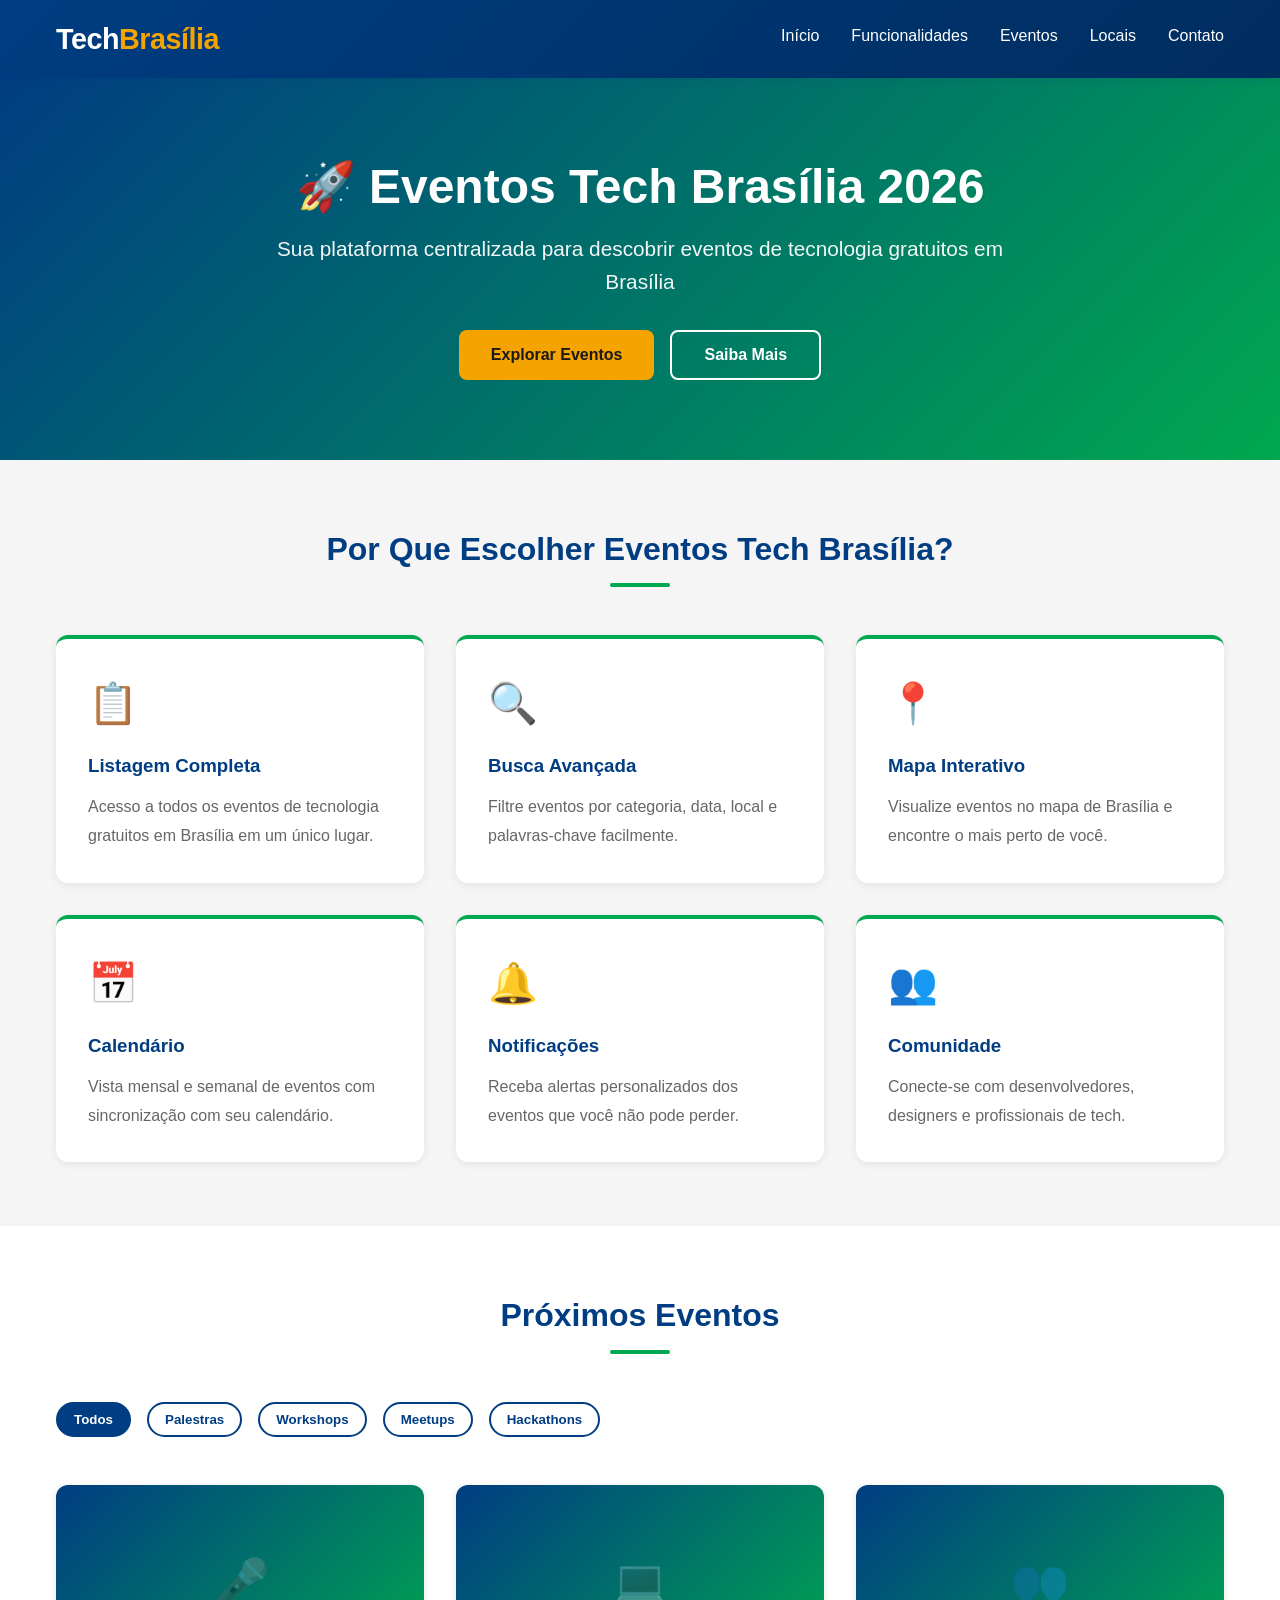
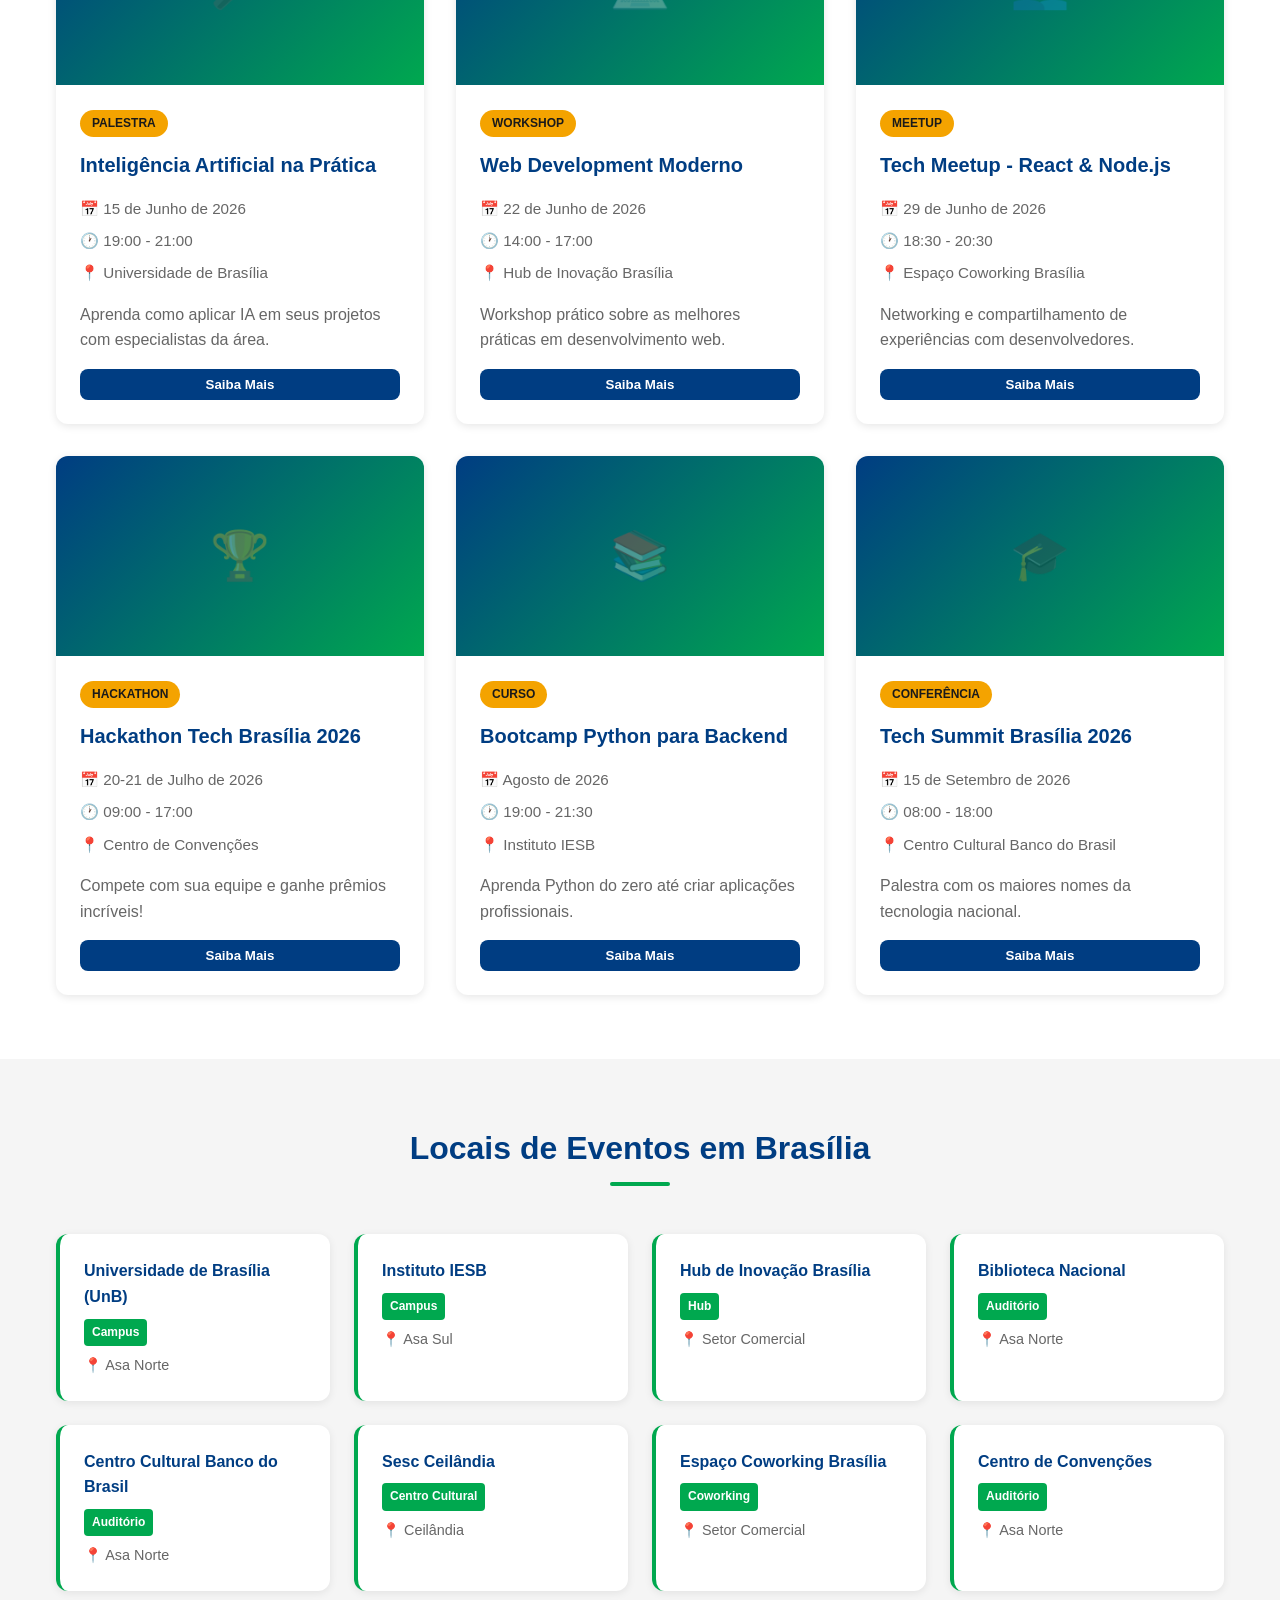
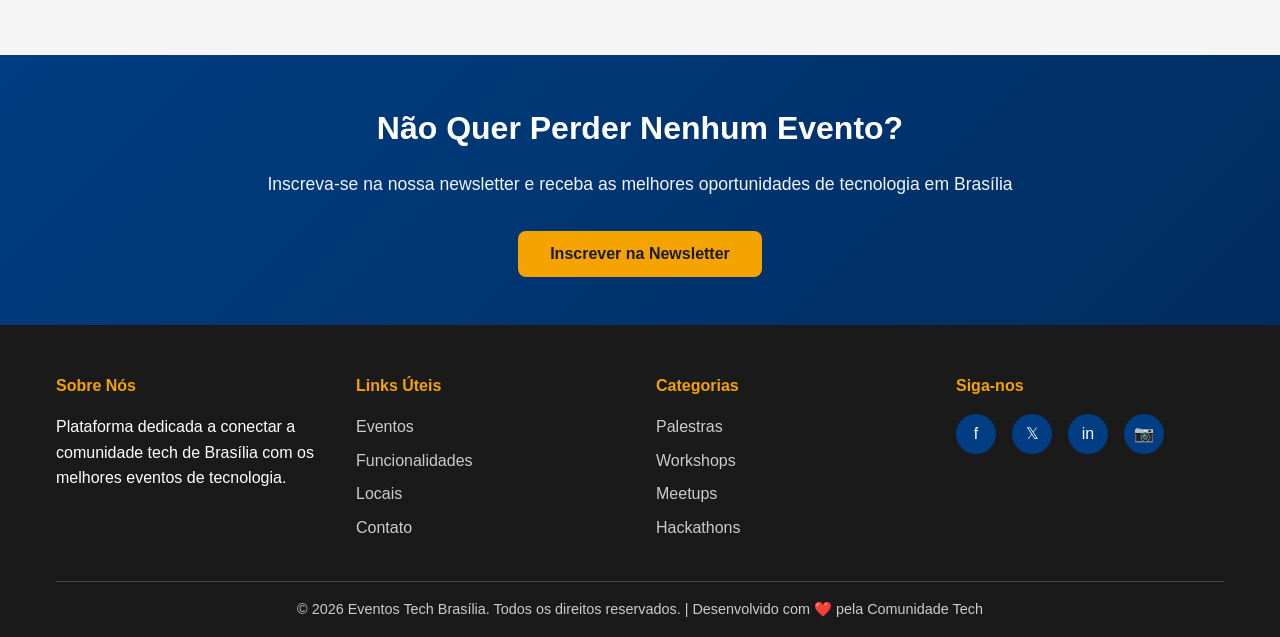
<file: projetotech/index.html>
<!DOCTYPE html>
<html lang="pt-BR">
<head>
    <meta charset="UTF-8">
    <meta name="viewport" content="width=device-width, initial-scale=1.0">
    <meta name="description" content="Eventos Tech Brasília 2026 - Plataforma centralizada de eventos de tecnologia gratuitos em Brasília">
    <meta name="keywords" content="eventos, tecnologia, Brasília, workshops, palestras, meetups">
    <meta name="author" content="Tech Brasília Community">
    <title>Eventos Tech Brasília 2026 - Comunidade de Tecnologia</title>
    <style>
        * {
            margin: 0;
            padding: 0;
            box-sizing: border-box;
        }

        :root {
            --udf-primary: #003d82;
            --udf-secondary: #00a84f;
            --udf-accent: #f4a300;
            --udf-light: #f5f5f5;
            --udf-dark: #1a1a1a;
            --udf-border: #e0e0e0;
            --udf-text: #333333;
            --transition: all 0.3s ease;
        }

        html {
            scroll-behavior: smooth;
        }

        body {
            font-family: 'Segoe UI', Tahoma, Geneva, Verdana, sans-serif;
            line-height: 1.6;
            color: var(--udf-text);
            background-color: #ffffff;
        }

        /* ===== HEADER ===== */
        header {
            background: linear-gradient(135deg, var(--udf-primary) 0%, #002d5f 100%);
            color: #ffffff;
            padding: 1rem 0;
            position: sticky;
            top: 0;
            z-index: 1000;
            box-shadow: 0 2px 8px rgba(0, 61, 130, 0.15);
        }

        .header-container {
            max-width: 1200px;
            margin: 0 auto;
            padding: 0 1rem;
            display: flex;
            justify-content: space-between;
            align-items: center;
        }

        .logo {
            font-size: 1.8rem;
            font-weight: 700;
            letter-spacing: -0.5px;
        }

        .logo span {
            color: var(--udf-accent);
        }

        nav {
            display: flex;
            gap: 2rem;
        }

        nav a {
            color: #ffffff;
            text-decoration: none;
            font-size: 1rem;
            font-weight: 500;
            transition: var(--transition);
            padding-bottom: 0.25rem;
            border-bottom: 2px solid transparent;
        }

        nav a:hover {
            color: var(--udf-accent);
            border-bottom-color: var(--udf-accent);
        }

        .menu-toggle {
            display: none;
            background: none;
            border: none;
            color: #ffffff;
            font-size: 1.5rem;
            cursor: pointer;
        }

        /* ===== HERO SECTION ===== */
        .hero {
            background: linear-gradient(135deg, var(--udf-primary) 0%, var(--udf-secondary) 100%);
            color: #ffffff;
            padding: 5rem 1rem;
            text-align: center;
        }

        .hero-content {
            max-width: 800px;
            margin: 0 auto;
        }

        .hero h1 {
            font-size: 3rem;
            margin-bottom: 1rem;
            line-height: 1.2;
        }

        .hero p {
            font-size: 1.3rem;
            margin-bottom: 2rem;
            opacity: 0.95;
        }

        .cta-buttons {
            display: flex;
            gap: 1rem;
            justify-content: center;
            flex-wrap: wrap;
        }

        .btn {
            padding: 0.875rem 2rem;
            border: none;
            border-radius: 0.5rem;
            font-size: 1rem;
            font-weight: 600;
            cursor: pointer;
            transition: var(--transition);
            text-decoration: none;
            display: inline-block;
        }

        .btn-primary {
            background-color: var(--udf-accent);
            color: var(--udf-dark);
        }

        .btn-primary:hover {
            background-color: #e09700;
            transform: translateY(-2px);
            box-shadow: 0 4px 12px rgba(244, 163, 0, 0.3);
        }

        .btn-secondary {
            background-color: transparent;
            color: #ffffff;
            border: 2px solid #ffffff;
        }

        .btn-secondary:hover {
            background-color: rgba(255, 255, 255, 0.1);
            transform: translateY(-2px);
        }

        /* ===== MAIN CONTAINER ===== */
        .container {
            max-width: 1200px;
            margin: 0 auto;
            padding: 0 1rem;
        }

        /* ===== FEATURES SECTION ===== */
        .features {
            padding: 4rem 1rem;
            background-color: var(--udf-light);
        }

        .section-title {
            text-align: center;
            font-size: 2rem;
            margin-bottom: 3rem;
            color: var(--udf-primary);
        }

        .section-title::after {
            content: '';
            display: block;
            width: 60px;
            height: 4px;
            background-color: var(--udf-secondary);
            margin: 0.5rem auto 0;
            border-radius: 2px;
        }

        .features-grid {
            display: grid;
            grid-template-columns: repeat(auto-fit, minmax(280px, 1fr));
            gap: 2rem;
        }

        .feature-card {
            background-color: #ffffff;
            padding: 2rem;
            border-radius: 0.75rem;
            box-shadow: 0 2px 8px rgba(0, 0, 0, 0.08);
            transition: var(--transition);
            border-top: 4px solid var(--udf-secondary);
        }

        .feature-card:hover {
            transform: translateY(-5px);
            box-shadow: 0 8px 20px rgba(0, 61, 130, 0.15);
        }

        .feature-icon {
            font-size: 2.5rem;
            margin-bottom: 1rem;
        }

        .feature-card h3 {
            color: var(--udf-primary);
            margin-bottom: 0.75rem;
        }

        .feature-card p {
            color: #666666;
            line-height: 1.8;
        }

        /* ===== EVENTS SECTION ===== */
        .events {
            padding: 4rem 1rem;
        }

        .events-header {
            display: flex;
            justify-content: space-between;
            align-items: center;
            margin-bottom: 3rem;
            flex-wrap: wrap;
            gap: 1rem;
        }

        .filter-group {
            display: flex;
            gap: 1rem;
            flex-wrap: wrap;
        }

        .filter-btn {
            padding: 0.5rem 1rem;
            border: 2px solid var(--udf-primary);
            background-color: transparent;
            color: var(--udf-primary);
            border-radius: 2rem;
            cursor: pointer;
            font-weight: 600;
            transition: var(--transition);
        }

        .filter-btn:hover,
        .filter-btn.active {
            background-color: var(--udf-primary);
            color: #ffffff;
        }

        .events-grid {
            display: grid;
            grid-template-columns: repeat(auto-fill, minmax(320px, 1fr));
            gap: 2rem;
        }

        .event-card {
            background-color: #ffffff;
            border-radius: 0.75rem;
            overflow: hidden;
            box-shadow: 0 2px 8px rgba(0, 0, 0, 0.1);
            transition: var(--transition);
        }

        .event-card:hover {
            transform: translateY(-8px);
            box-shadow: 0 12px 24px rgba(0, 61, 130, 0.2);
        }

        .event-image {
            width: 100%;
            height: 200px;
            background: linear-gradient(135deg, var(--udf-primary), var(--udf-secondary));
            display: flex;
            align-items: center;
            justify-content: center;
            font-size: 3rem;
            color: rgba(255, 255, 255, 0.3);
        }

        .event-content {
            padding: 1.5rem;
        }

        .event-category {
            display: inline-block;
            background-color: var(--udf-accent);
            color: var(--udf-dark);
            padding: 0.25rem 0.75rem;
            border-radius: 2rem;
            font-size: 0.75rem;
            font-weight: 700;
            margin-bottom: 0.75rem;
            text-transform: uppercase;
        }

        .event-card h3 {
            color: var(--udf-primary);
            margin-bottom: 0.5rem;
            font-size: 1.25rem;
        }

        .event-meta {
            display: flex;
            flex-direction: column;
            gap: 0.5rem;
            margin: 1rem 0;
            color: #666666;
            font-size: 0.95rem;
        }

        .event-meta-item {
            display: flex;
            align-items: center;
            gap: 0.5rem;
        }

        .event-description {
            color: #666666;
            margin-bottom: 1rem;
            line-height: 1.6;
        }

        .event-action {
            display: flex;
            gap: 0.5rem;
        }

        .btn-learn-more {
            flex: 1;
            padding: 0.5rem 1rem;
            background-color: var(--udf-primary);
            color: #ffffff;
            border: none;
            border-radius: 0.5rem;
            cursor: pointer;
            font-weight: 600;
            transition: var(--transition);
            text-decoration: none;
            text-align: center;
        }

        .btn-learn-more:hover {
            background-color: #002d5f;
        }

        /* ===== LOCATIONS SECTION ===== */
        .locations {
            padding: 4rem 1rem;
            background-color: var(--udf-light);
        }

        .locations-grid {
            display: grid;
            grid-template-columns: repeat(auto-fit, minmax(250px, 1fr));
            gap: 1.5rem;
            margin-top: 2rem;
        }

        .location-item {
            background-color: #ffffff;
            padding: 1.5rem;
            border-radius: 0.75rem;
            box-shadow: 0 2px 8px rgba(0, 0, 0, 0.08);
            border-left: 4px solid var(--udf-secondary);
            transition: var(--transition);
        }

        .location-item:hover {
            box-shadow: 0 6px 16px rgba(0, 61, 130, 0.12);
            transform: translateX(4px);
        }

        .location-item h4 {
            color: var(--udf-primary);
            margin-bottom: 0.5rem;
        }

        .location-type {
            display: inline-block;
            background-color: var(--udf-secondary);
            color: #ffffff;
            padding: 0.25rem 0.5rem;
            border-radius: 0.25rem;
            font-size: 0.75rem;
            font-weight: 600;
            margin-bottom: 0.5rem;
        }

        .location-region {
            color: #666666;
            font-size: 0.9rem;
        }

        /* ===== CTA SECTION ===== */
        .cta-section {
            background: linear-gradient(135deg, var(--udf-primary) 0%, #002d5f 100%);
            color: #ffffff;
            padding: 3rem 1rem;
            text-align: center;
        }

        .cta-section h2 {
            font-size: 2rem;
            margin-bottom: 1rem;
        }

        .cta-section p {
            font-size: 1.1rem;
            margin-bottom: 2rem;
            opacity: 0.95;
        }

        /* ===== FOOTER ===== */
        footer {
            background-color: var(--udf-dark);
            color: #ffffff;
            padding: 3rem 1rem 1rem;
        }

        .footer-content {
            display: grid;
            grid-template-columns: repeat(auto-fit, minmax(250px, 1fr));
            gap: 2rem;
            margin-bottom: 2rem;
        }

        .footer-section h4 {
            color: var(--udf-accent);
            margin-bottom: 1rem;
        }

        .footer-section ul {
            list-style: none;
        }

        .footer-section ul li {
            margin-bottom: 0.5rem;
        }

        .footer-section a {
            color: #cccccc;
            text-decoration: none;
            transition: var(--transition);
        }

        .footer-section a:hover {
            color: var(--udf-accent);
        }

        .social-links {
            display: flex;
            gap: 1rem;
            margin-top: 1rem;
        }

        .social-links a {
            display: inline-flex;
            align-items: center;
            justify-content: center;
            width: 40px;
            height: 40px;
            background-color: var(--udf-primary);
            border-radius: 50%;
            color: #ffffff;
            text-decoration: none;
            transition: var(--transition);
        }

        .social-links a:hover {
            background-color: var(--udf-secondary);
            transform: translateY(-2px);
        }

        .footer-bottom {
            border-top: 1px solid #444444;
            padding-top: 1rem;
            text-align: center;
            color: #cccccc;
            font-size: 0.9rem;
        }

        /* ===== RESPONSIVE DESIGN ===== */
        @media (max-width: 768px) {
            .header-container {
                flex-wrap: wrap;
                gap: 1rem;
            }

            nav {
                display: none;
                position: absolute;
                top: 60px;
                left: 0;
                right: 0;
                background-color: var(--udf-primary);
                flex-direction: column;
                gap: 0;
                padding: 1rem 0;
                width: 100%;
            }

            nav.active {
                display: flex;
            }

            nav a {
                padding: 0.75rem 1rem;
                border-bottom: 1px solid rgba(255, 255, 255, 0.1);
            }

            .menu-toggle {
                display: block;
            }

            .logo {
                font-size: 1.4rem;
            }

            .hero h1 {
                font-size: 2rem;
            }

            .hero p {
                font-size: 1rem;
            }

            .cta-buttons {
                flex-direction: column;
            }

            .btn {
                width: 100%;
            }

            .section-title {
                font-size: 1.75rem;
            }

            .features-grid,
            .events-grid {
                grid-template-columns: 1fr;
            }

            .events-header {
                flex-direction: column;
                align-items: flex-start;
            }

            .filter-group {
                width: 100%;
            }

            .filter-btn {
                flex: 1;
                min-width: 100px;
            }

            .footer-content {
                grid-template-columns: 1fr;
            }
        }

        @media (max-width: 480px) {
            header {
                padding: 0.75rem 0;
            }

            .logo {
                font-size: 1.2rem;
            }

            .hero {
                padding: 3rem 1rem;
            }

            .hero h1 {
                font-size: 1.5rem;
            }

            .hero p {
                font-size: 0.95rem;
            }

            .section-title {
                font-size: 1.5rem;
            }

            .section-title::after {
                width: 40px;
            }

            .feature-card,
            .location-item {
                padding: 1.5rem 1rem;
            }

            .event-card {
                margin-bottom: 1rem;
            }

            .event-image {
                height: 150px;
            }

            .btn {
                padding: 0.75rem 1.5rem;
                font-size: 0.95rem;
            }
        }

        /* ===== UTILITIES ===== */
        .container-wide {
            max-width: 1400px;
            margin: 0 auto;
            padding: 0 1rem;
        }

        .text-center {
            text-align: center;
        }

        .mt-3 {
            margin-top: 3rem;
        }

        .mb-3 {
            margin-bottom: 3rem;
        }
    </style>
</head>
<body>
    <!-- HEADER -->
    <header>
        <div class="header-container">
            <div class="logo">Tech<span>Brasília</span></div>
            <nav id="navbar">
                <a href="#inicio">Início</a>
                <a href="#features">Funcionalidades</a>
                <a href="#eventos">Eventos</a>
                <a href="#locais">Locais</a>
                <a href="#contato">Contato</a>
            </nav>
            <button class="menu-toggle" id="menuToggle">☰</button>
        </div>
    </header>

    <!-- HERO SECTION -->
    <section class="hero" id="inicio">
        <div class="hero-content">
            <h1>🚀 Eventos Tech Brasília 2026</h1>
            <p>Sua plataforma centralizada para descobrir eventos de tecnologia gratuitos em Brasília</p>
            <div class="cta-buttons">
                <button class="btn btn-primary">Explorar Eventos</button>
                <button class="btn btn-secondary">Saiba Mais</button>
            </div>
        </div>
    </section>

    <!-- FEATURES SECTION -->
    <section class="features" id="features">
        <div class="container">
            <h2 class="section-title">Por Que Escolher Eventos Tech Brasília?</h2>
            <div class="features-grid">
                <div class="feature-card">
                    <div class="feature-icon">📋</div>
                    <h3>Listagem Completa</h3>
                    <p>Acesso a todos os eventos de tecnologia gratuitos em Brasília em um único lugar.</p>
                </div>
                <div class="feature-card">
                    <div class="feature-icon">🔍</div>
                    <h3>Busca Avançada</h3>
                    <p>Filtre eventos por categoria, data, local e palavras-chave facilmente.</p>
                </div>
                <div class="feature-card">
                    <div class="feature-icon">📍</div>
                    <h3>Mapa Interativo</h3>
                    <p>Visualize eventos no mapa de Brasília e encontre o mais perto de você.</p>
                </div>
                <div class="feature-card">
                    <div class="feature-icon">📅</div>
                    <h3>Calendário</h3>
                    <p>Vista mensal e semanal de eventos com sincronização com seu calendário.</p>
                </div>
                <div class="feature-card">
                    <div class="feature-icon">🔔</div>
                    <h3>Notificações</h3>
                    <p>Receba alertas personalizados dos eventos que você não pode perder.</p>
                </div>
                <div class="feature-card">
                    <div class="feature-icon">👥</div>
                    <h3>Comunidade</h3>
                    <p>Conecte-se com desenvolvedores, designers e profissionais de tech.</p>
                </div>
            </div>
        </div>
    </section>

    <!-- EVENTS SECTION -->
    <section class="events" id="eventos">
        <div class="container">
            <div class="events-header">
                <h2 class="section-title" style="width: 100%; margin-bottom: 2rem;">Próximos Eventos</h2>
                <div class="filter-group">
                    <button class="filter-btn active">Todos</button>
                    <button class="filter-btn">Palestras</button>
                    <button class="filter-btn">Workshops</button>
                    <button class="filter-btn">Meetups</button>
                    <button class="filter-btn">Hackathons</button>
                </div>
            </div>

            <div class="events-grid">
                <!-- EVENT 1 -->
                <article class="event-card">
                    <div class="event-image">🎤</div>
                    <div class="event-content">
                        <span class="event-category">Palestra</span>
                        <h3>Inteligência Artificial na Prática</h3>
                        <div class="event-meta">
                            <div class="event-meta-item">📅 15 de Junho de 2026</div>
                            <div class="event-meta-item">🕐 19:00 - 21:00</div>
                            <div class="event-meta-item">📍 Universidade de Brasília</div>
                        </div>
                        <p class="event-description">Aprenda como aplicar IA em seus projetos com especialistas da área.</p>
                        <div class="event-action">
                            <button class="btn-learn-more">Saiba Mais</button>
                        </div>
                    </div>
                </article>

                <!-- EVENT 2 -->
                <article class="event-card">
                    <div class="event-image">💻</div>
                    <div class="event-content">
                        <span class="event-category">Workshop</span>
                        <h3>Web Development Moderno</h3>
                        <div class="event-meta">
                            <div class="event-meta-item">📅 22 de Junho de 2026</div>
                            <div class="event-meta-item">🕐 14:00 - 17:00</div>
                            <div class="event-meta-item">📍 Hub de Inovação Brasília</div>
                        </div>
                        <p class="event-description">Workshop prático sobre as melhores práticas em desenvolvimento web.</p>
                        <div class="event-action">
                            <button class="btn-learn-more">Saiba Mais</button>
                        </div>
                    </div>
                </article>

                <!-- EVENT 3 -->
                <article class="event-card">
                    <div class="event-image">👥</div>
                    <div class="event-content">
                        <span class="event-category">Meetup</span>
                        <h3>Tech Meetup - React & Node.js</h3>
                        <div class="event-meta">
                            <div class="event-meta-item">📅 29 de Junho de 2026</div>
                            <div class="event-meta-item">🕐 18:30 - 20:30</div>
                            <div class="event-meta-item">📍 Espaço Coworking Brasília</div>
                        </div>
                        <p class="event-description">Networking e compartilhamento de experiências com desenvolvedores.</p>
                        <div class="event-action">
                            <button class="btn-learn-more">Saiba Mais</button>
                        </div>
                    </div>
                </article>

                <!-- EVENT 4 -->
                <article class="event-card">
                    <div class="event-image">🏆</div>
                    <div class="event-content">
                        <span class="event-category">Hackathon</span>
                        <h3>Hackathon Tech Brasília 2026</h3>
                        <div class="event-meta">
                            <div class="event-meta-item">📅 20-21 de Julho de 2026</div>
                            <div class="event-meta-item">🕐 09:00 - 17:00</div>
                            <div class="event-meta-item">📍 Centro de Convenções</div>
                        </div>
                        <p class="event-description">Compete com sua equipe e ganhe prêmios incríveis!</p>
                        <div class="event-action">
                            <button class="btn-learn-more">Saiba Mais</button>
                        </div>
                    </div>
                </article>

                <!-- EVENT 5 -->
                <article class="event-card">
                    <div class="event-image">📚</div>
                    <div class="event-content">
                        <span class="event-category">Curso</span>
                        <h3>Bootcamp Python para Backend</h3>
                        <div class="event-meta">
                            <div class="event-meta-item">📅 Agosto de 2026</div>
                            <div class="event-meta-item">🕐 19:00 - 21:30</div>
                            <div class="event-meta-item">📍 Instituto IESB</div>
                        </div>
                        <p class="event-description">Aprenda Python do zero até criar aplicações profissionais.</p>
                        <div class="event-action">
                            <button class="btn-learn-more">Saiba Mais</button>
                        </div>
                    </div>
                </article>

                <!-- EVENT 6 -->
                <article class="event-card">
                    <div class="event-image">🎓</div>
                    <div class="event-content">
                        <span class="event-category">Conferência</span>
                        <h3>Tech Summit Brasília 2026</h3>
                        <div class="event-meta">
                            <div class="event-meta-item">📅 15 de Setembro de 2026</div>
                            <div class="event-meta-item">🕐 08:00 - 18:00</div>
                            <div class="event-meta-item">📍 Centro Cultural Banco do Brasil</div>
                        </div>
                        <p class="event-description">Palestra com os maiores nomes da tecnologia nacional.</p>
                        <div class="event-action">
                            <button class="btn-learn-more">Saiba Mais</button>
                        </div>
                    </div>
                </article>
            </div>
        </div>
    </section>

    <!-- LOCATIONS SECTION -->
    <section class="locations" id="locais">
        <div class="container">
            <h2 class="section-title">Locais de Eventos em Brasília</h2>
            <div class="locations-grid">
                <div class="location-item">
                    <h4>Universidade de Brasília (UnB)</h4>
                    <span class="location-type">Campus</span>
                    <p class="location-region">📍 Asa Norte</p>
                </div>
                <div class="location-item">
                    <h4>Instituto IESB</h4>
                    <span class="location-type">Campus</span>
                    <p class="location-region">📍 Asa Sul</p>
                </div>
                <div class="location-item">
                    <h4>Hub de Inovação Brasília</h4>
                    <span class="location-type">Hub</span>
                    <p class="location-region">📍 Setor Comercial</p>
                </div>
                <div class="location-item">
                    <h4>Biblioteca Nacional</h4>
                    <span class="location-type">Auditório</span>
                    <p class="location-region">📍 Asa Norte</p>
                </div>
                <div class="location-item">
                    <h4>Centro Cultural Banco do Brasil</h4>
                    <span class="location-type">Auditório</span>
                    <p class="location-region">📍 Asa Norte</p>
                </div>
                <div class="location-item">
                    <h4>Sesc Ceilândia</h4>
                    <span class="location-type">Centro Cultural</span>
                    <p class="location-region">📍 Ceilândia</p>
                </div>
                <div class="location-item">
                    <h4>Espaço Coworking Brasília</h4>
                    <span class="location-type">Coworking</span>
                    <p class="location-region">📍 Setor Comercial</p>
                </div>
                <div class="location-item">
                    <h4>Centro de Convenções</h4>
                    <span class="location-type">Auditório</span>
                    <p class="location-region">📍 Asa Norte</p>
                </div>
            </div>
        </div>
    </section>

    <!-- CTA SECTION -->
    <section class="cta-section" id="contato">
        <div class="container">
            <h2>Não Quer Perder Nenhum Evento?</h2>
            <p>Inscreva-se na nossa newsletter e receba as melhores oportunidades de tecnologia em Brasília</p>
            <button class="btn btn-primary">Inscrever na Newsletter</button>
        </div>
    </section>

    <!-- FOOTER -->
    <footer>
        <div class="container">
            <div class="footer-content">
                <div class="footer-section">
                    <h4>Sobre Nós</h4>
                    <p>Plataforma dedicada a conectar a comunidade tech de Brasília com os melhores eventos de tecnologia.</p>
                </div>
                <div class="footer-section">
                    <h4>Links Úteis</h4>
                    <ul>
                        <li><a href="#eventos">Eventos</a></li>
                        <li><a href="#features">Funcionalidades</a></li>
                        <li><a href="#locais">Locais</a></li>
                        <li><a href="#contato">Contato</a></li>
                    </ul>
                </div>
                <div class="footer-section">
                    <h4>Categorias</h4>
                    <ul>
                        <li><a href="#palestras">Palestras</a></li>
                        <li><a href="#workshops">Workshops</a></li>
                        <li><a href="#meetups">Meetups</a></li>
                        <li><a href="#hackathons">Hackathons</a></li>
                    </ul>
                </div>
                <div class="footer-section">
                    <h4>Siga-nos</h4>
                    <div class="social-links">
                        <a href="#" title="Facebook">f</a>
                        <a href="#" title="Twitter">𝕏</a>
                        <a href="#" title="LinkedIn">in</a>
                        <a href="#" title="Instagram">📷</a>
                    </div>
                </div>
            </div>
            <div class="footer-bottom">
                <p>&copy; 2026 Eventos Tech Brasília. Todos os direitos reservados. | Desenvolvido com ❤️ pela Comunidade Tech</p>
            </div>
        </div>
    </footer>

    <!-- JAVASCRIPT -->
    <script>
        // Mobile Menu Toggle
        const menuToggle = document.getElementById('menuToggle');
        const navbar = document.getElementById('navbar');

        menuToggle.addEventListener('click', function() {
            navbar.classList.toggle('active');
        });

        // Close menu when a link is clicked
        const navLinks = document.querySelectorAll('nav a');
        navLinks.forEach(link => {
            link.addEventListener('click', function() {
                navbar.classList.remove('active');
            });
        });

        // Filter buttons functionality
        const filterBtns = document.querySelectorAll('.filter-btn');
        filterBtns.forEach(btn => {
            btn.addEventListener('click', function() {
                filterBtns.forEach(b => b.classList.remove('active'));
                this.classList.add('active');
            });
        });

        // CTA Buttons
        const ctaButtons = document.querySelectorAll('.btn-primary, .btn-secondary, .btn-learn-more');
        ctaButtons.forEach(btn => {
            btn.addEventListener('click', function(e) {
                // Add ripple effect
                const rect = this.getBoundingClientRect();
                const size = Math.max(rect.width, rect.height);
                const x = e.clientX - rect.left - size / 2;
                const y = e.clientY - rect.top - size / 2;
                
                console.log('Button clicked:', this.textContent);
            });
        });

        // Scroll animations
        const observerOptions = {
            threshold: 0.1,
            rootMargin: '0px 0px -100px 0px'
        };

        const observer = new IntersectionObserver(function(entries) {
            entries.forEach(entry => {
                if (entry.isIntersecting) {
                    entry.target.style.opacity = '1';
                    entry.target.style.transform = 'translateY(0)';
                }
            });
        }, observerOptions);

        document.querySelectorAll('.event-card, .feature-card, .location-item').forEach(el => {
            el.style.opacity = '0';
            el.style.transform = 'translateY(20px)';
            el.style.transition = 'opacity 0.6s ease, transform 0.6s ease';
            observer.observe(el);
        });
    </script>
</body>
</html>
</file>
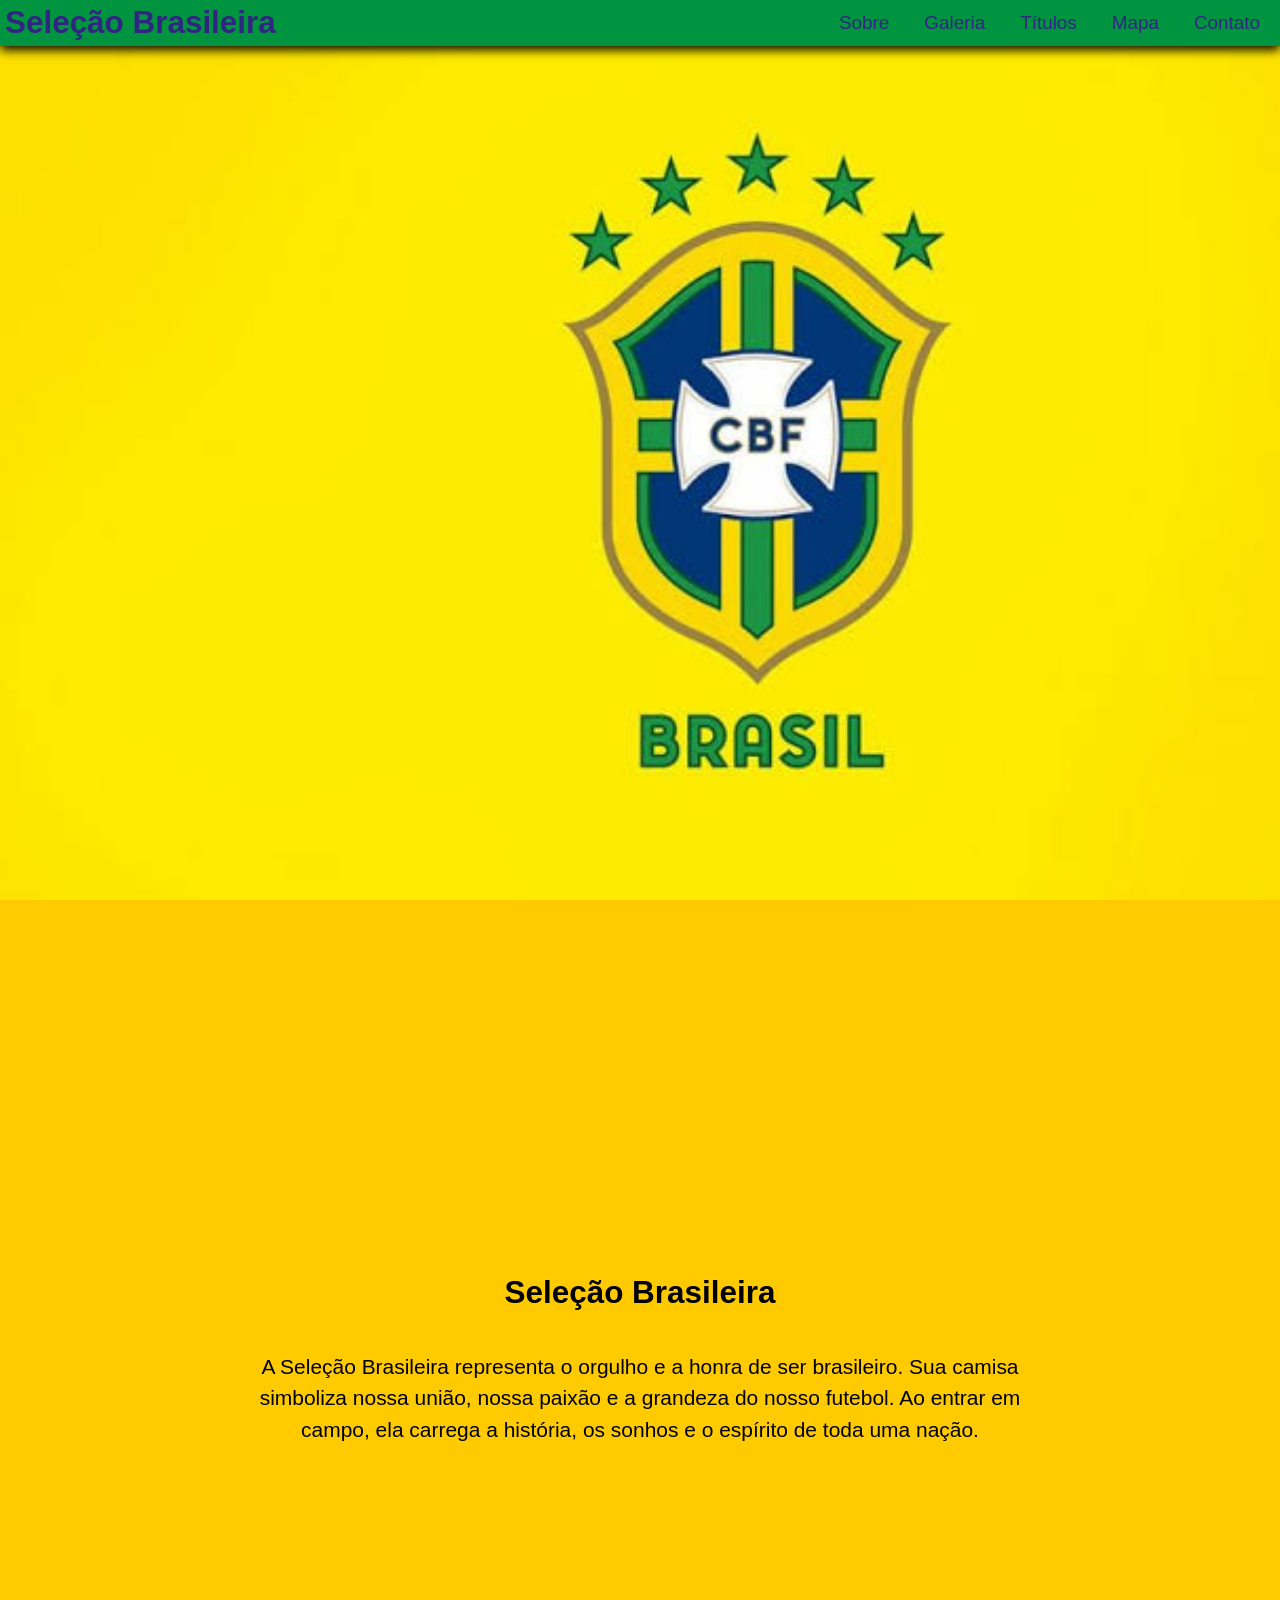
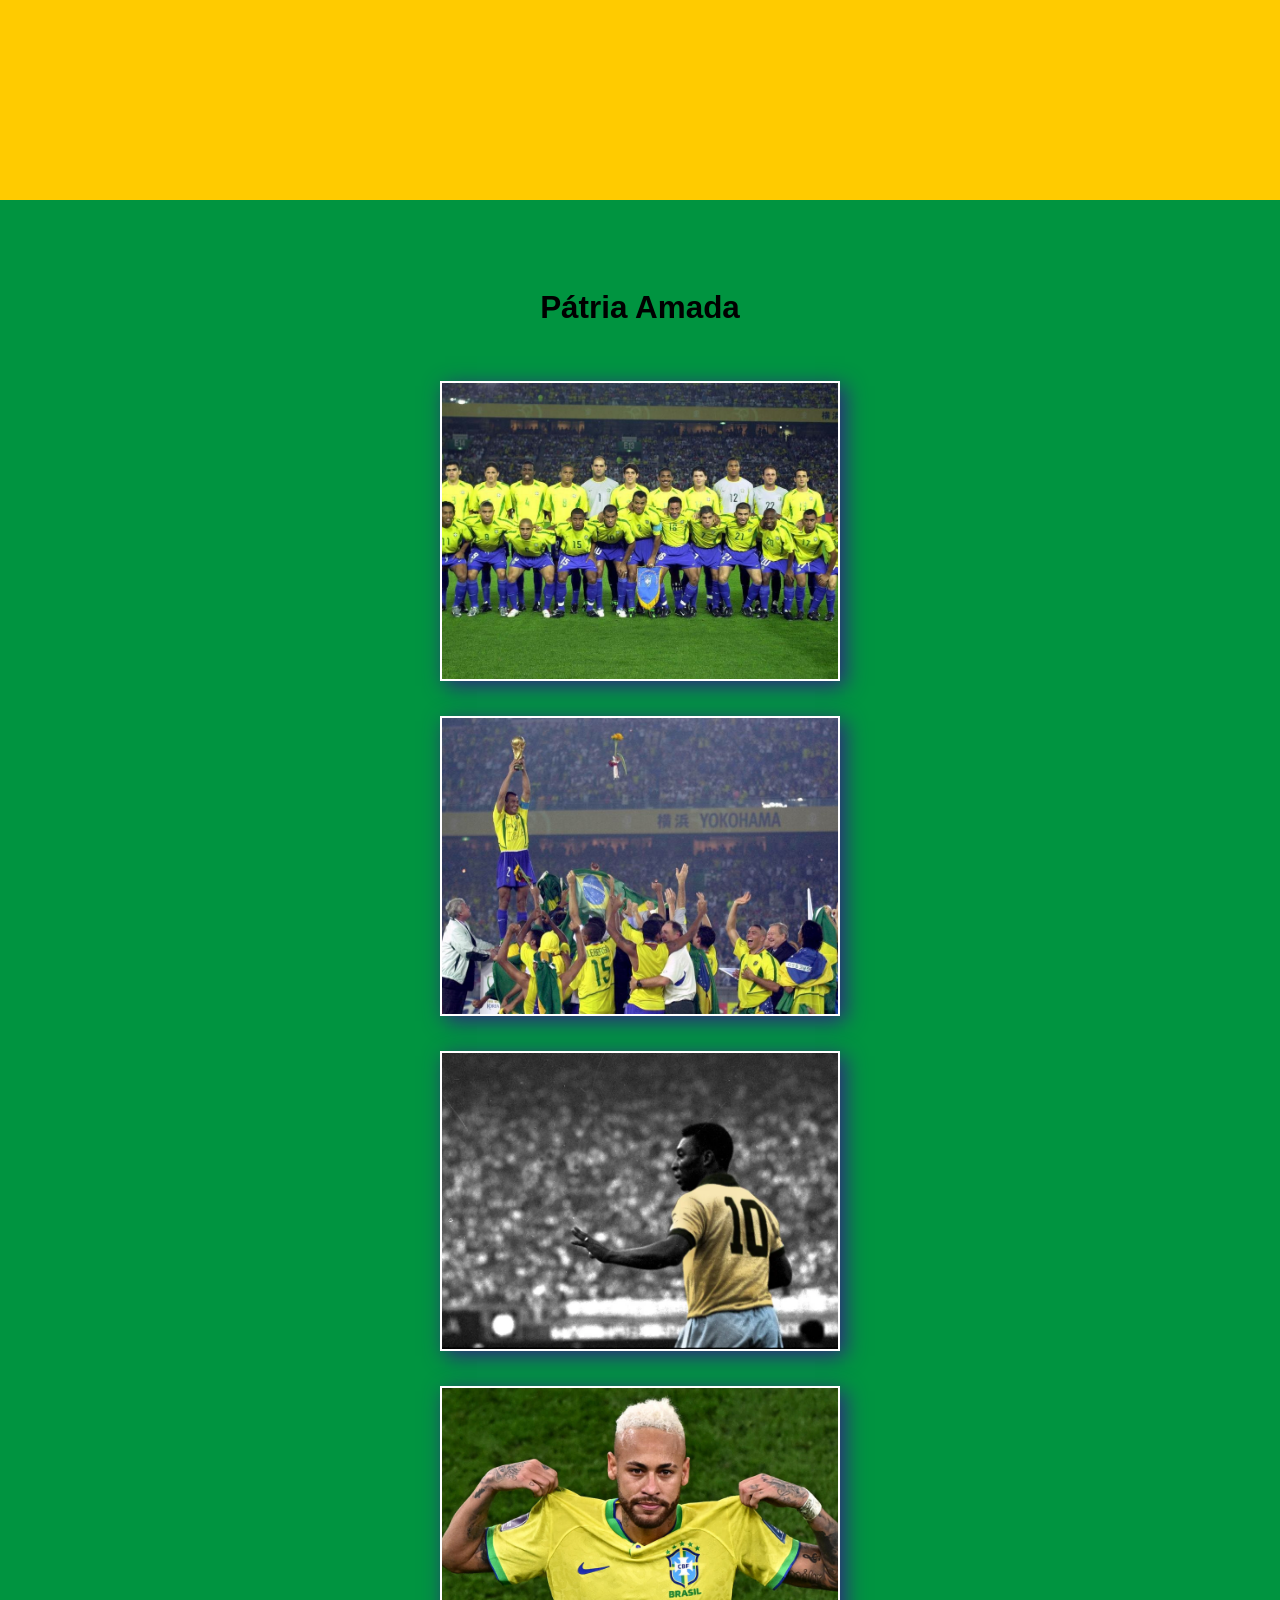
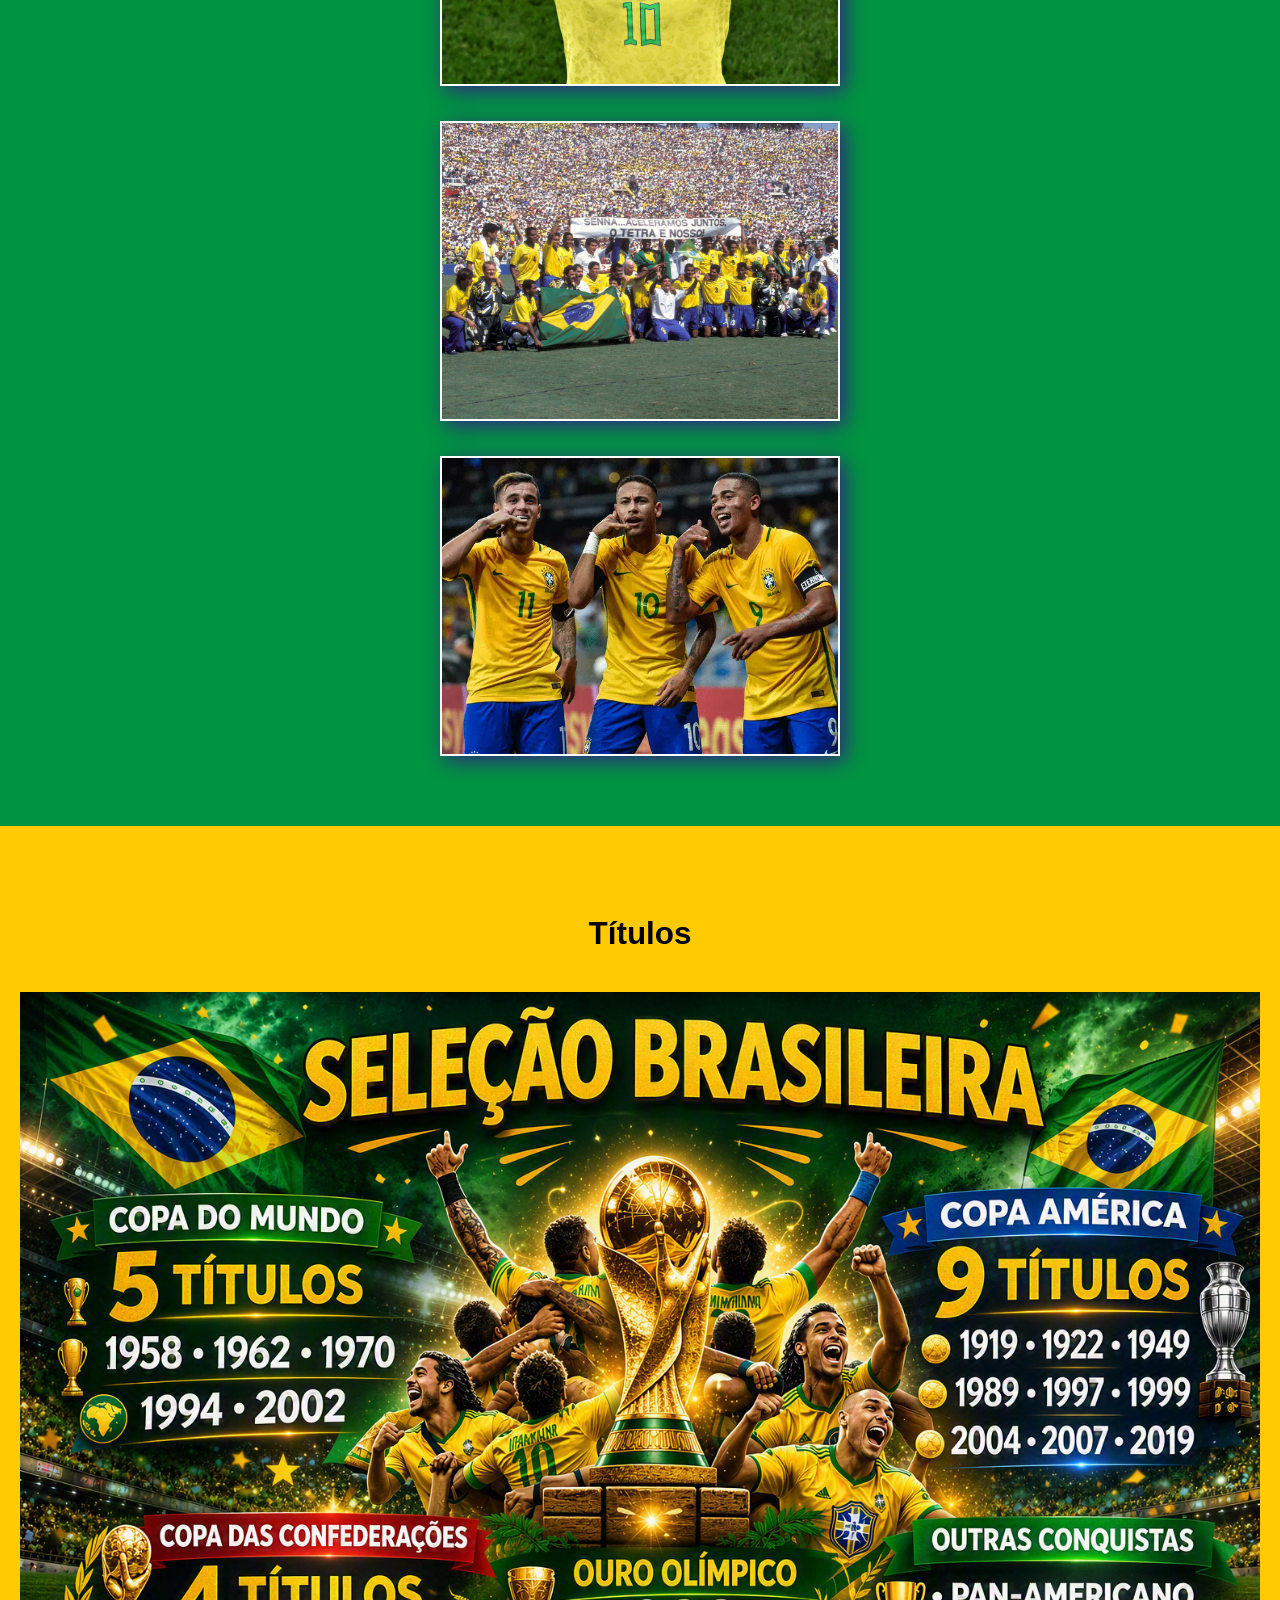
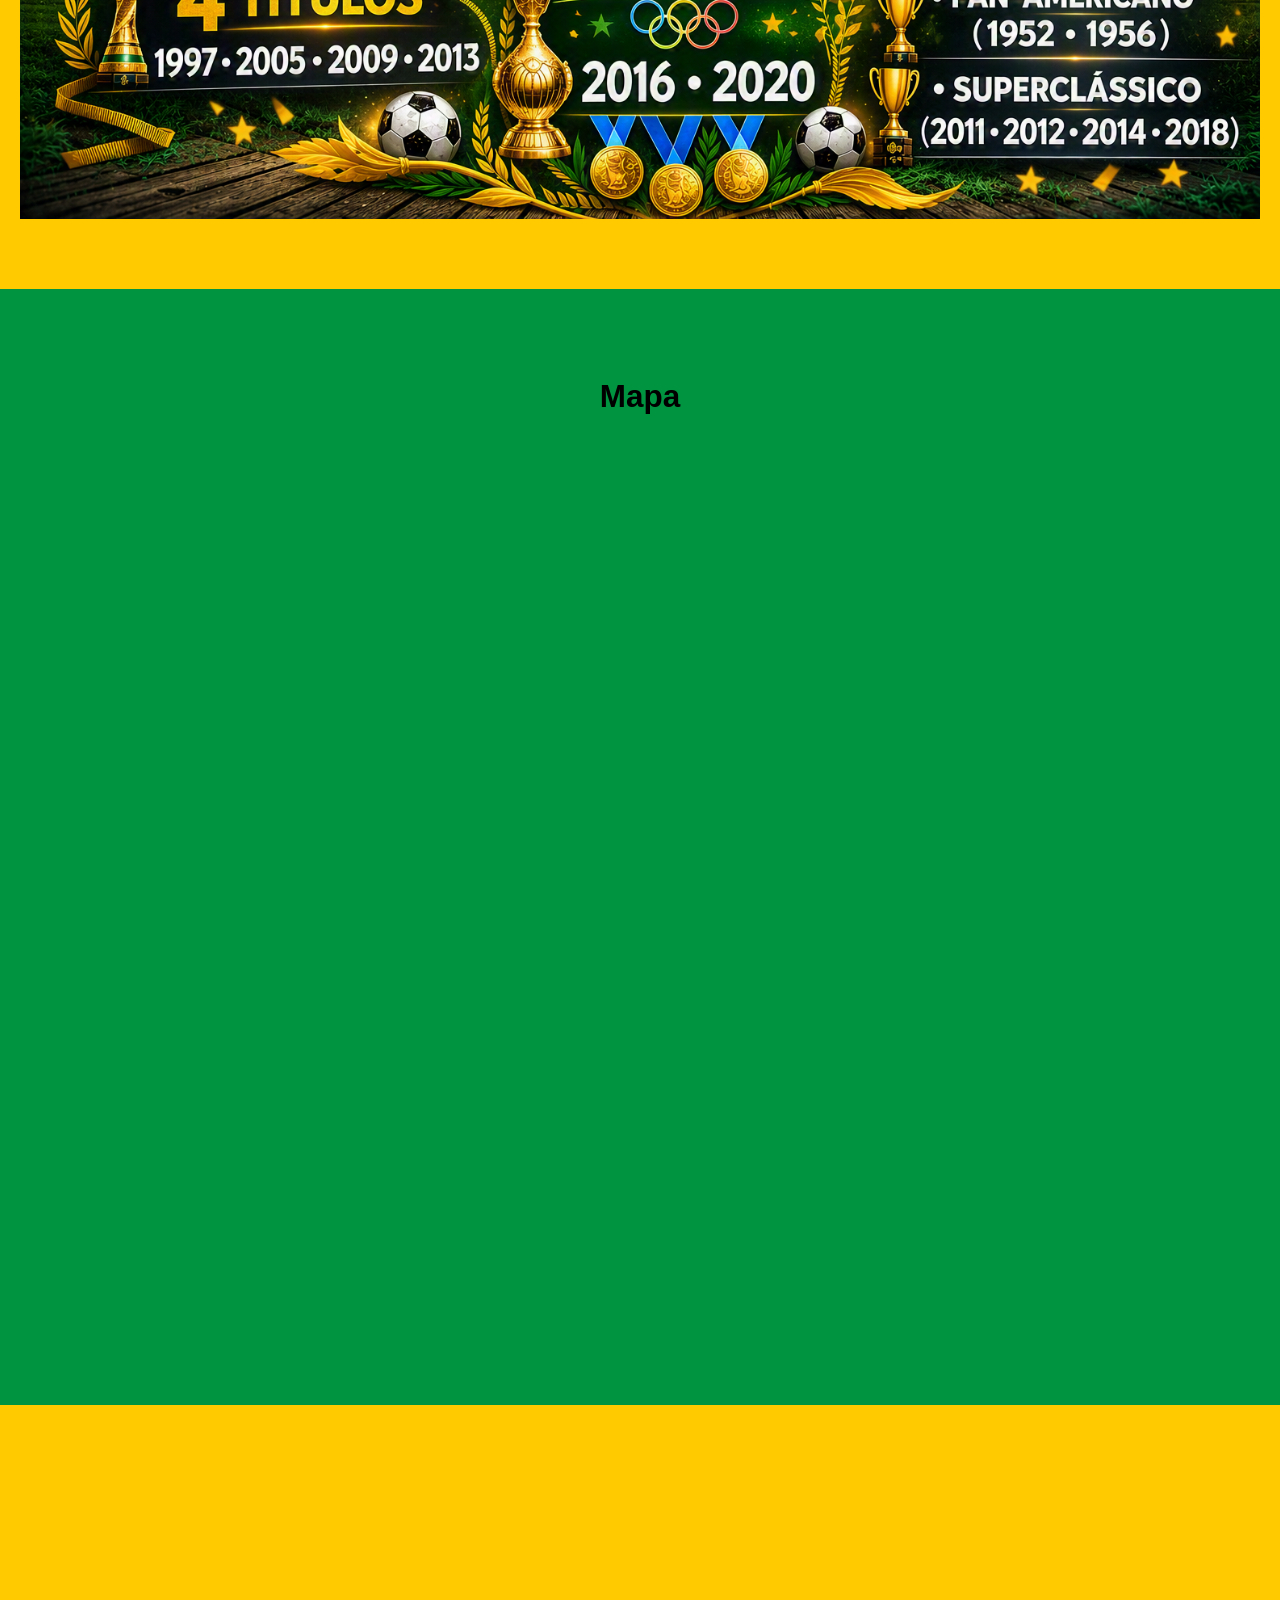
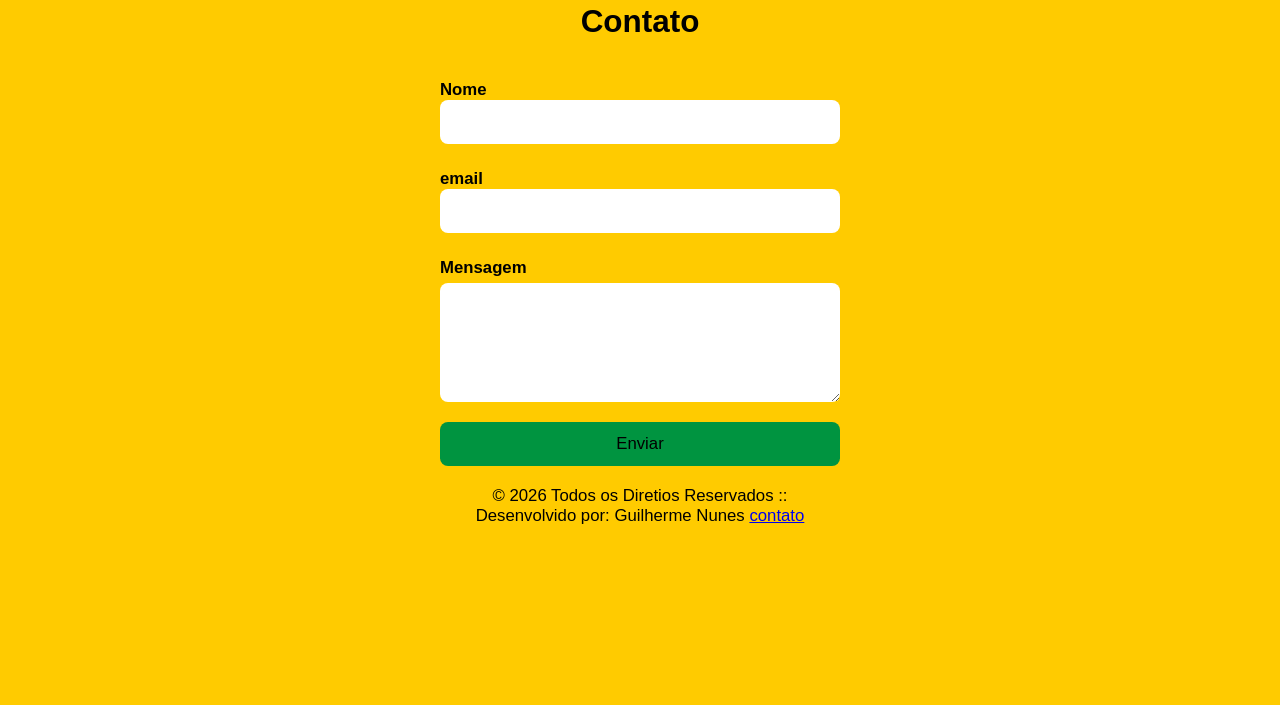
<file: selecao/index.html>
<!DOCTYPE html>
<html lang="pt-BR">
<head>
    <meta charset="UTF-8">
    <meta name="viewport" content="width=device-width, initial-scale=1.0">
    <link href="css/style.css" rel="stylesheet" type="text/css">
    <title>Seleção Brasileira</title>
</head>
<body>
    <header>
        <a href="#" class="logo">Seleção Brasileira</a><br>
        <nav class="navbar">
            <ul>
                <li><a href="#about">Sobre</a></li>
                <li><a href="#gallery">Galeria</a></li>
                <li><a href="#title">Títulos</a></li>
                <li><a href="#map">Mapa</a></li>
                <li><a href="#contact">Contato</a></li>
            </ul>
        </nav>
    </header>
    <section id="hero"></section>
    <section id="about">
        <h1>Seleção Brasileira</h1>
        <p>
            A Seleção Brasileira representa o orgulho e a honra de ser brasileiro. Sua camisa simboliza nossa união, nossa paixão e a grandeza do nosso futebol. Ao entrar em campo, ela carrega a história, os sonhos e o espírito de toda uma nação.
        </p>
        </section>
    <section id = "gallery">
        <h1>Pátria Amada</h1>     
        <img src="img/1.png"alt="Foto 1" width="700" height="400"><br>
        <img src="img/2.png"alt="Foto 2" width="700" height="400"><br>
        <img src="img/3.png"alt="Foto 3" width="700" height="400"><br>
        <img src="img/4.png"alt="Foto 4" width="700" height="400"><br>
        <img src="img/5.png"alt="Foto 5" width="700" height="400"><br>
        <img src="img/6.png"alt="Foto 6" width="700" height="400"><br>
    </section>
    <section id="title">
     <h1>Títulos</h1>
     <img src="img/8.png.png"alt="Foto 7"><br>
    </section>
    <section id="map">
        <h1>Mapa</h1>
        <iframe src="https://www.google.com/maps/embed?pb=!1m18!1m12!1m3!1d3839.0243177350653!2d-47.90197802576357!3d-15.802671723157157!2m3!1f0!2f0!3f0!3m2!1i1024!2i768!4f13.1!3m3!1m2!1s0x935a3aea806d74eb%3A0x139eddc3c7f58173!2sUDF%20-%20Centro%20Universit%C3%A1rio%20-%20Campus%20Sede!5e0!3m2!1spt-BR!2sbr!4v1789688149423!5m2!1spt-BR!2sbr" width="100%"  style="height: 100vh; border:0;" allowfullscreen="" loading="lazy" referrerpolicy="strict-origin-when-cross-origin"></iframe>
    </section>
    <section id="contact">
        <h1>Contato</h1>
        <form action="">
            <label>Nome
                <input type="Nome" name="nome">
            </label>
            <label>email
                <input type="email" name="email">
            </label>
            <label for="mensagem">Mensagem</label>
            <textarea id="mensagem" name="mensagem" rows="5" placeholder="Digite sua mensagem" title="Mensagem">
            </textarea>
            <button type="submit">Enviar</button>
            <footer>
                &copy; 2026 Todos os Diretios Reservados ::
                Desenvolvido por: 
                <a>Guilherme Nunes</a> 
                <a href="https://github.com/guilhermenunes-jpn">contato</a><br>
            </footer>
    </section>

    
</body>
</html>
</file>
<file: selecao/css/style.css>
body {
    background-color: rgb(255, 203, 0);
    font-family: Arial, Helvetica, sans-serif;
    font-size:1.6rem;
    }
    
    *{
     margin: 0;
     padding: 0;
     box-sizing: border-box;
    }
    html{
        font-size: 65.5%;
    }

    .navbar ul{
      display: flex;
      list-style: none;
      gap: 5px;
    }
    
    header {
        background-color: rgb(0, 148, 64);
        display: flex;
        align-items: center;
        justify-content: space-between;
        box-shadow: 0 4px 10px rgba(0, 0, 0, 3);
        padding:5px 5px;
        position: fixed;
        width: 100%;
        min-height:30px;
        z-index:100;
    }
        .logo{
            font-size: 3rem;
            text-decoration: none;
            color: rgb(48, 38, 129);
            text-shadow: 1px 1px 1px rgba(0,0,0,0,2);
            font-weight: 700;
    }
    .navbar a:link,
    .navbar a:visited{
        color: rgb(48, 38, 129);
        font-size: 1.8rem;
        padding: 10px 15px;
        text-decoration: none;
    
    }
    .navbar a:hover,
    .navbar:active{
        background: rgb(255, 203, 0)
    }
    #hero{
        background-image: url(../img/hero.png);
        width: 100%;
        height: 100%;
        background-size: cover;
        background-repeat: no-repeat;
    }
    h1{
        text-align:center;
        padding: 40px 0;
        font-size: 3rem;
    }
    section{
       padding: 50px 20px;
       min-height: 100vh;
       display: flex;
       flex-direction: column;
       justify-content: center;
    }
    #about{
        background-color:rgb(255, 203, 0);
    }

    #about p{
        font-size: 2rem;
        line-height: 3rem;
        text-align: center;
        max-width: 800px;
        margin: 0 auto;
        padding-bottom: 20px;
    }

    #gallery {
        background-color:rgb(0, 148, 64);
        display: block;
        text-align: center;
    }
    
    #gallery img {
        height: 300px;
        width: 400px;
        object-fit: cover;
        display: inline-block;
        margin: 15px;
        border: 2px solid rgb(255, 255, 255);
        box-shadow: 5px  5px 20px rgba(48, 38, 129);
        transition: transform 0.3s ease;
    }

    #gallery img:hover{
        transform: scale(1.03);
    }

    #map{
        background-color: rgb(0, 148, 64);
        text-align: center;
    }

    #contact{
        background-color: rgb(255, 203, 0);
        align-items: center;
    }

    #contact form{
        width: 100%;
        max-width: 400px;
        display: flex;
        flex-direction: column;
        text-align: left;
    }

    #contact label{
        font-size: 1.6rem;
        margin-bottom: 5px;
        font-weight: bold;
    }

    #contact input, #contact textarea{
        width: 100%;
        padding: 12px;
        margin-bottom: 20px;
        font-size: 1.6rem;
        border: none;
        border-radius: 8px;
    }

    #contact button{
        background-color: rgb(0, 148, 64);
        color:rgb(0, 0, 0);
        font-size: 1.6rem;
        padding: 12px;
        border: none;
        border-radius: 8px;
        cursor: pointer;
        width: 100%;
        transition: background-color 0.3s ease;
    }

    #contact button:hover{
        background-color: rgb(48, 38, 129);
    }

    footer{
        background-color: rgb(255, 203, 0);
        color:black;
        padding: 20px;
        text-align: center;
    }

    #footer a{
        color:black;
        text-decoration: none;
        font-weight: bold;
    }
</file>
